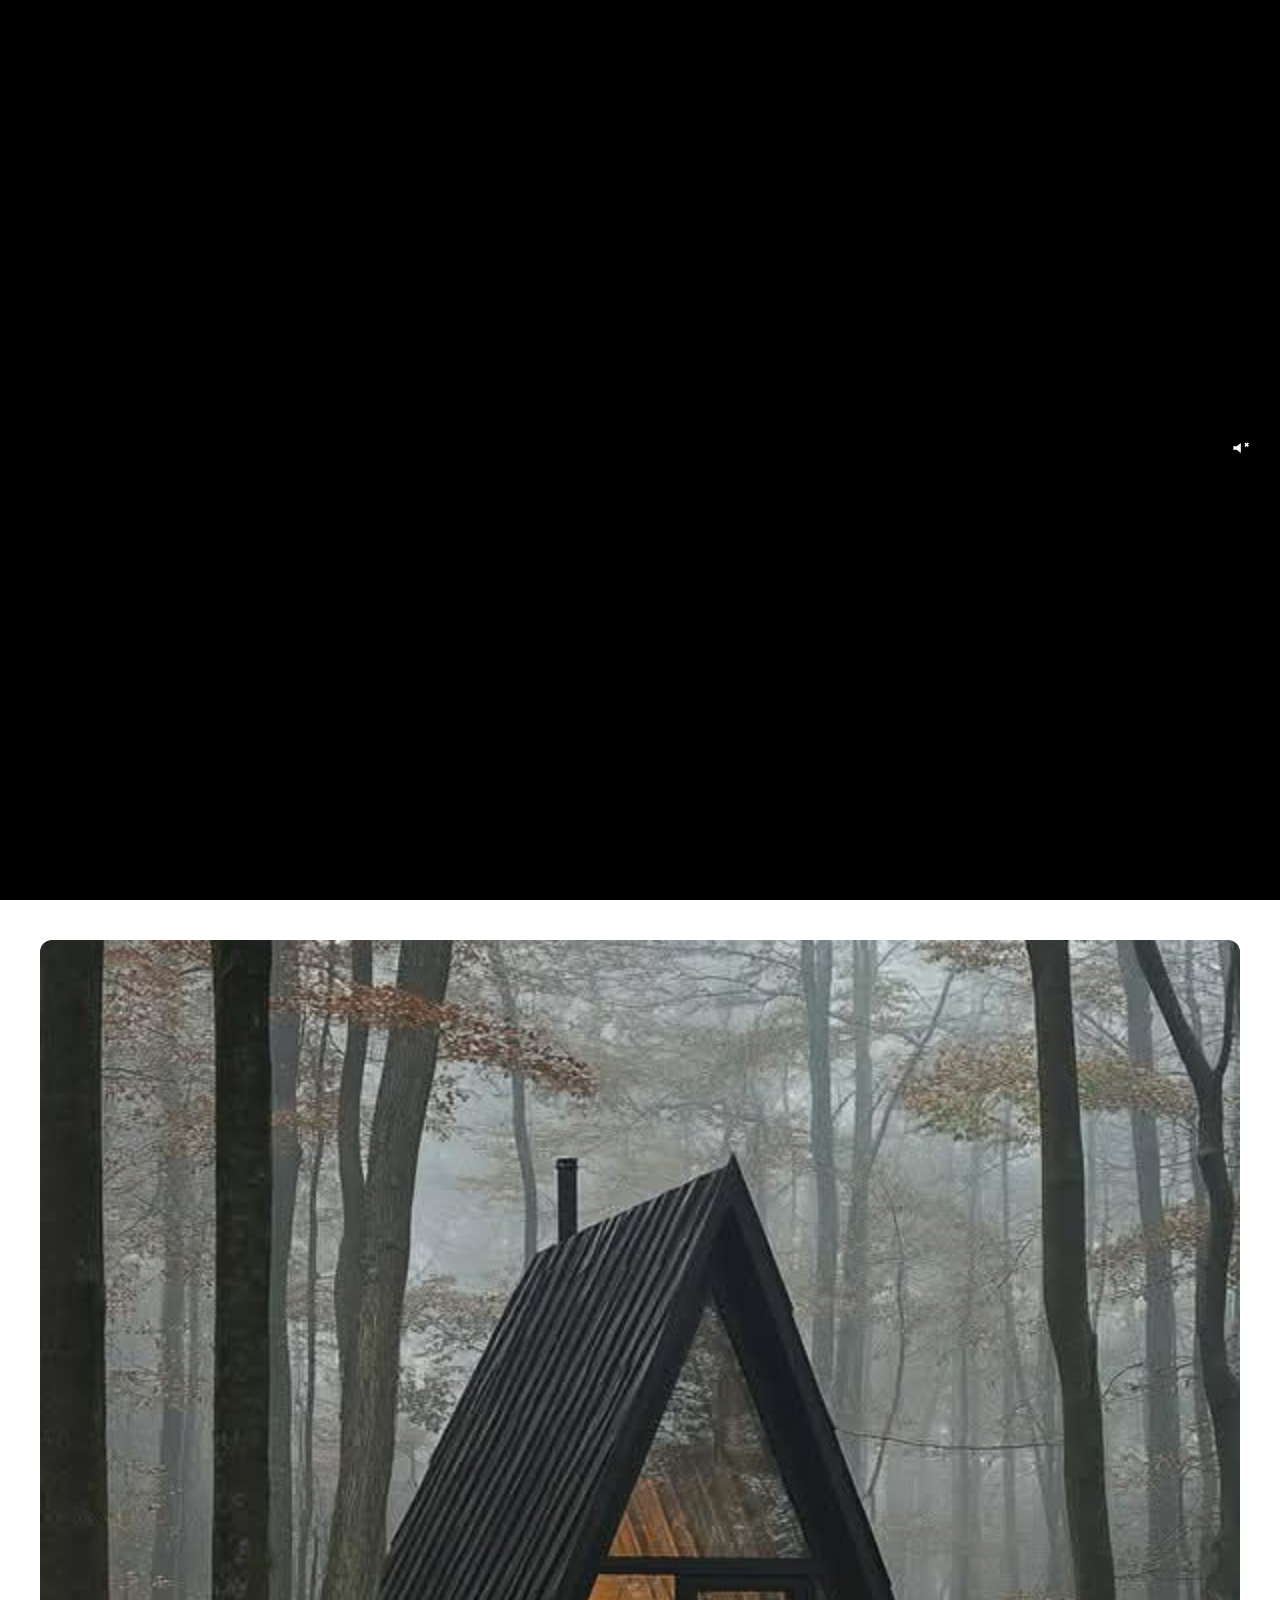
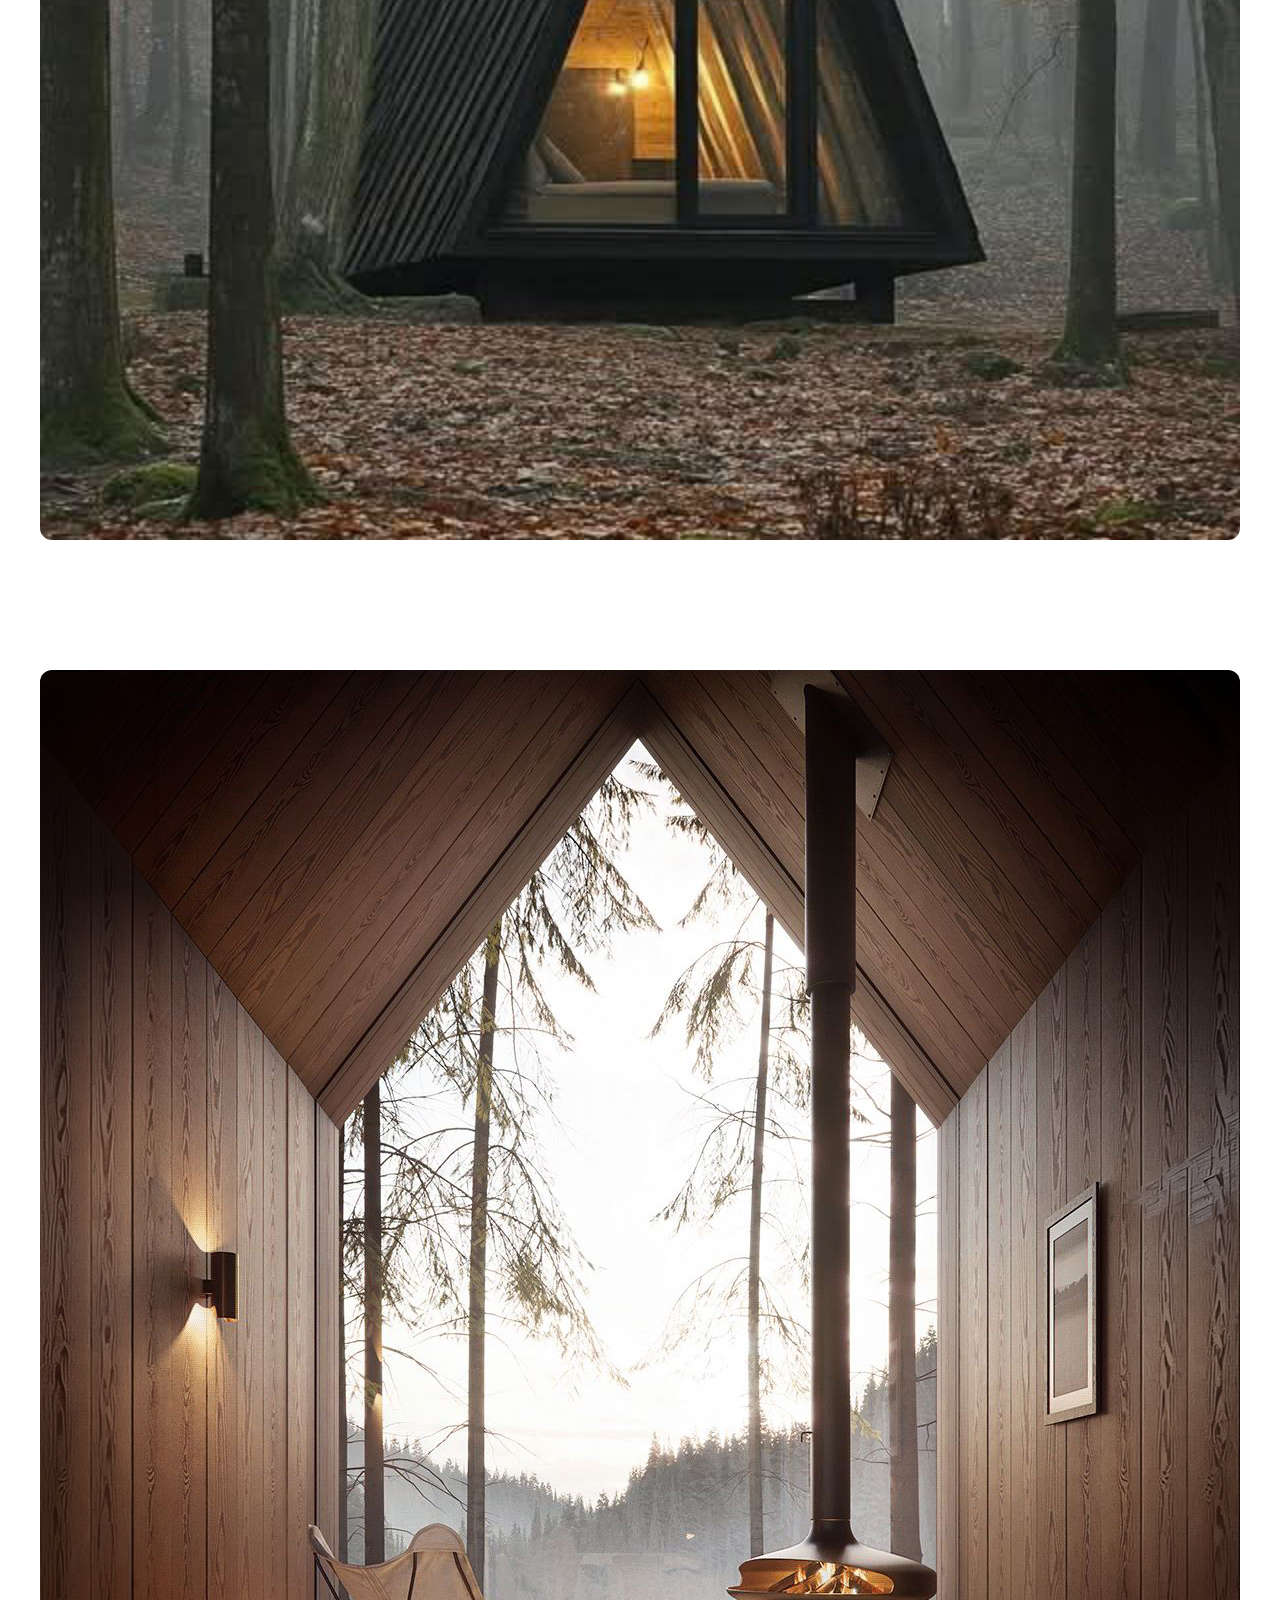
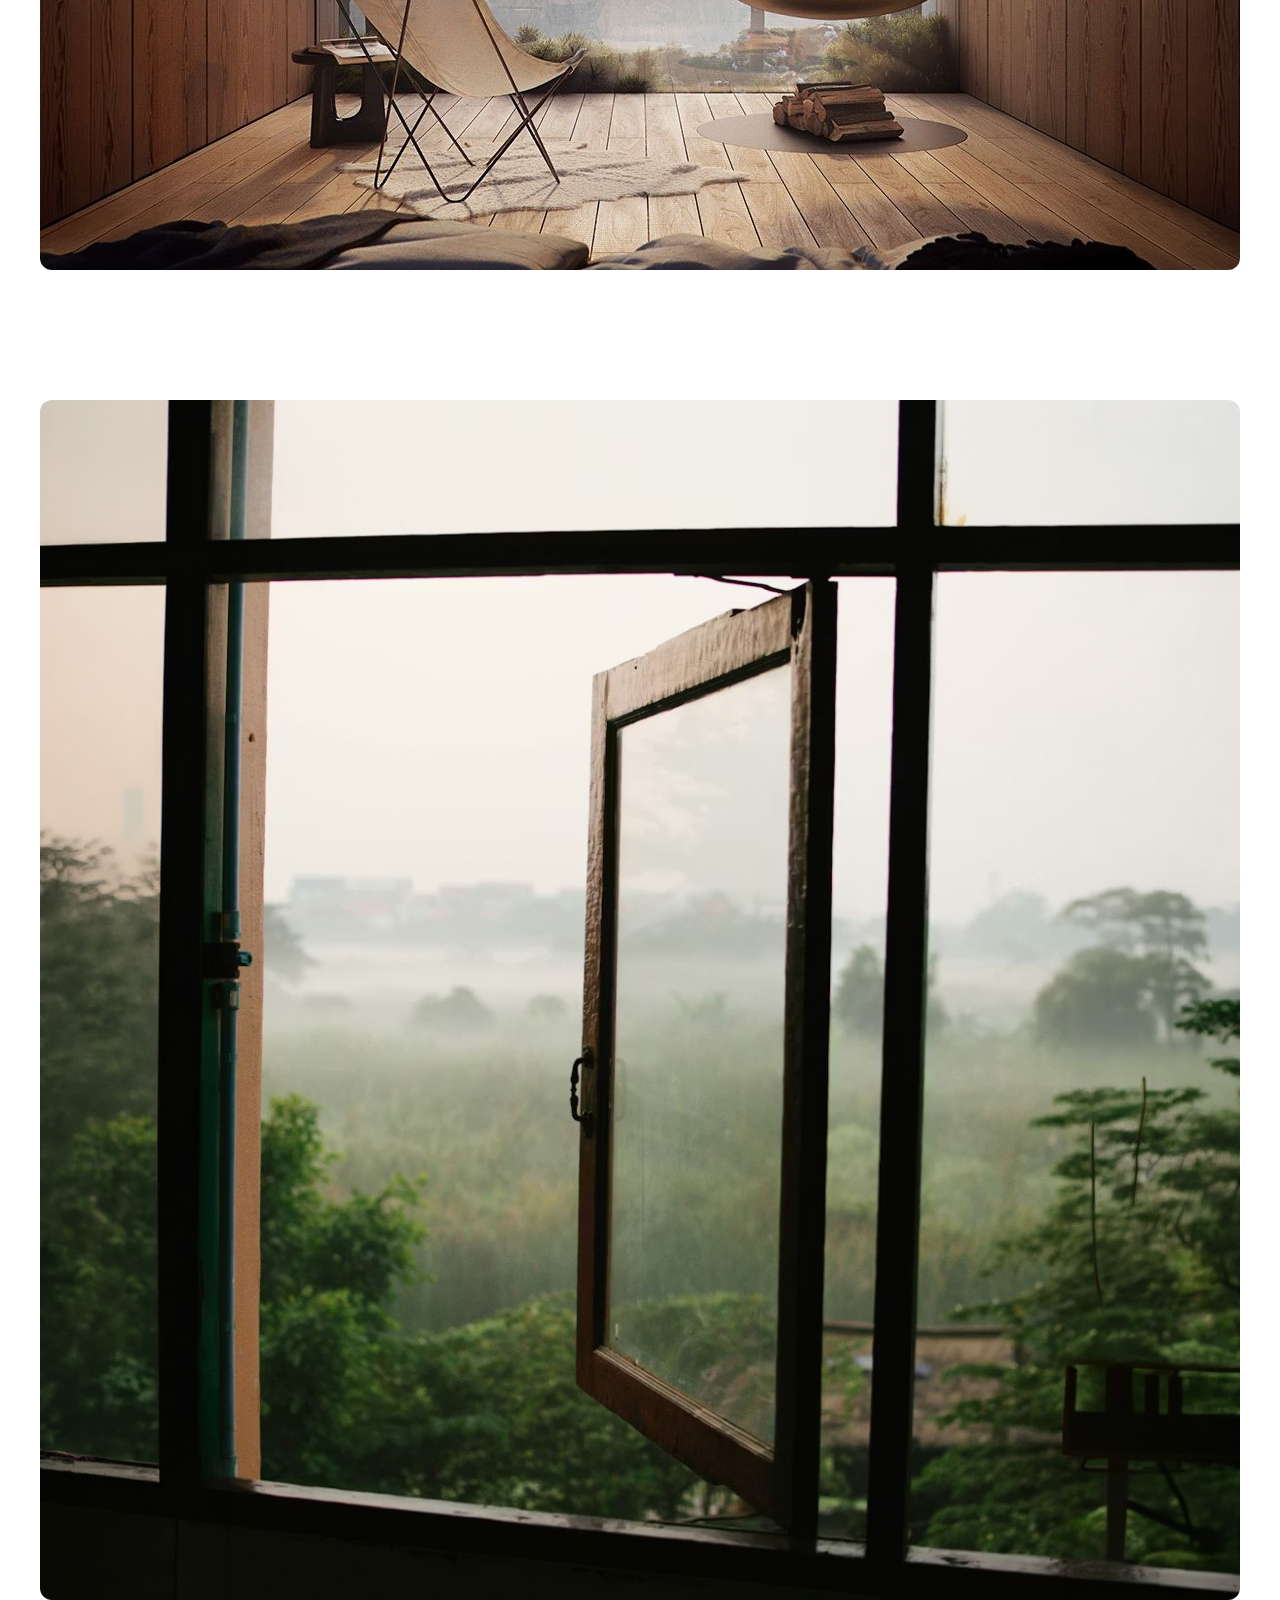
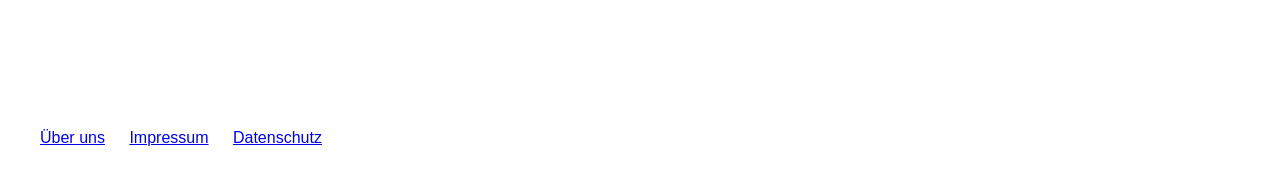
<file: index.html>
<!DOCTYPE html>
<html lang="de">
<head>
  <meta charset="UTF-8" />
  <meta name="viewport" content="width=device-width, initial-scale=1.0"/>
  <title>Umgebungen für Potenzialentfaltung und Gesundheit</title>
  <link rel="stylesheet" href="styles.css" />

  <style>
    body, html {
      margin: 0;
      padding: 0;
      overflow-x: hidden;
      font-family: Arial, sans-serif;
    }

    .hero-video {
      position: fixed;
      top: 0;
      left: 0;
      width: 100%;
      height: 100%;
      object-fit: cover;
      z-index: -1;
    }

    .sound-btn {
      position: fixed;
      top: 20px;
      right: 20px;
      z-index: 10;
      background: rgba(0,0,0,0.5);
      border: none;
      padding: 10px;
      cursor: pointer;
    }

    .content {
      position: relative;
      z-index: 2;
      margin-top: 100vh;
      background: white;
      padding: 40px;
    }

    .card {
      margin-bottom: 40px;
    }

    .card img {
      width: 100%;
      height: auto;
    }

    .footer-links {
      margin-top: 40px;
    }

    .footer-links a {
      margin-right: 20px;
    }
  </style>
</head>

<body>

<!-- SOUND BUTTON -->
<button id="soundToggle" class="sound-btn" aria-label="Sound aktivieren">

  <svg id="iconMuted" viewBox="0 0 24 24" width="20" height="20">
    <path d="M4 10v4h4l5 4V6l-5 4H4z" fill="white"/>
    <line x1="18" y1="6" x2="22" y2="10" stroke="white" stroke-width="2"/>
    <line x1="22" y1="6" x2="18" y2="10" stroke="white" stroke-width="2"/>
  </svg>

  <svg id="iconSound" viewBox="0 0 24 24" width="20" height="20" style="display:none;">
    <path d="M4 10v4h4l5 4V6l-5 4H4z" fill="white"/>
    <path d="M16 8c1.5 1.5 1.5 6.5 0 8" stroke="white" stroke-width="2" fill="none"/>
  </svg>

</button>

<!-- VIDEO -->
<video id="heroVideo" autoplay muted loop playsinline class="hero-video">
  <source src="video/hero2.mp4" type="video/mp4">
  Dein Browser unterstützt kein Video.
</video>

<!-- CONTENT -->
<section class="content">

  <div class="card">
    <img src="images/img1.jpg" alt="">
    <h2>Spatial Design Studio</h2>
    <p>Wir gestalten Räume für Menschen und Potenzialentfaltung.</p>
  </div>

  <div class="card">
    <img src="images/img2.jpg" alt="">
    <h2>Consulting</h2>
    <p>Strukturen und Umgebungen für echte Wirkung.</p>
  </div>

  <div class="card">
    <img src="images/img3.jpg" alt="">
    <h2>Shop</h2>
    <p>Produkte für bewusst gestaltete Räume.</p>
  </div>

  <div class="footer-links">
    <a href="#">Über uns</a>
    <a href="impressum.html">Impressum</a>
    <a href="#">Datenschutz</a>
  </div>

</section>

<script>
  const video = document.getElementById("heroVideo");
  const button = document.getElementById("soundToggle");
  const iconMuted = document.getElementById("iconMuted");
  const iconSound = document.getElementById("iconSound");

  button.addEventListener("click", () => {
    video.muted = !video.muted;

    if (video.muted) {
      iconMuted.style.display = "block";
      iconSound.style.display = "none";
    } else {
      iconMuted.style.display = "none";
      iconSound.style.display = "block";
      video.play();
    }
  });
</script>

</body>
</html>
</file>
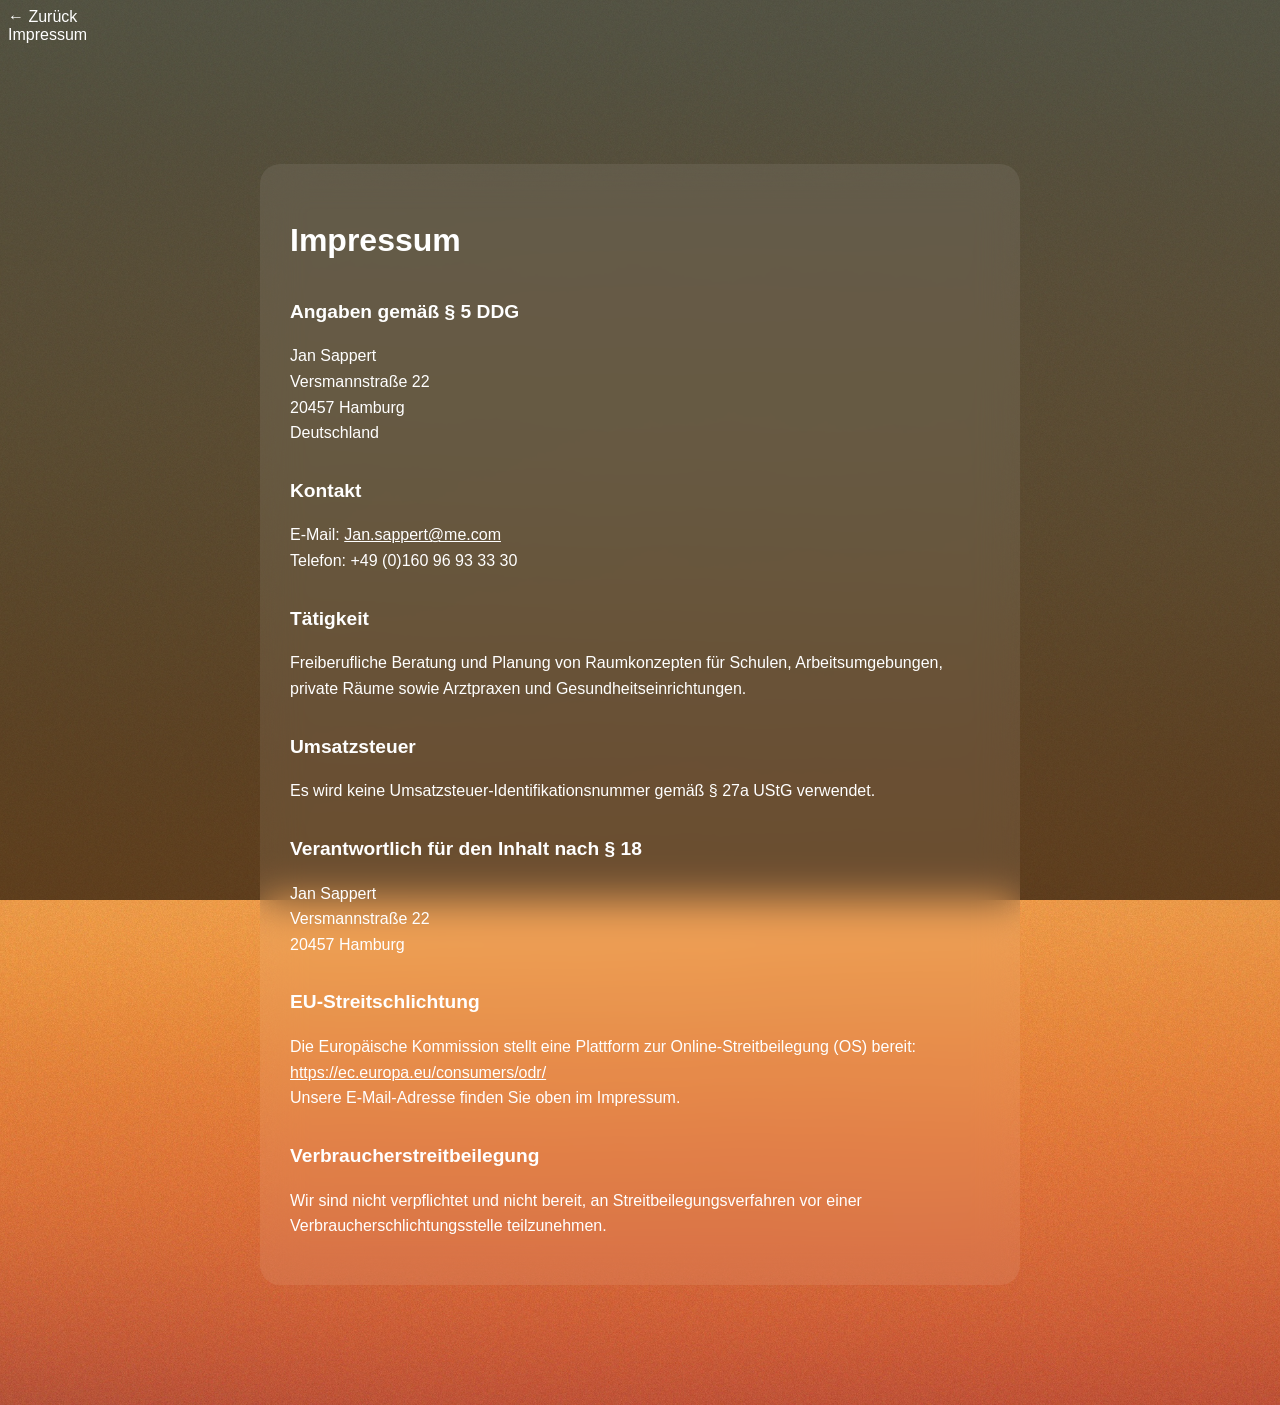
<file: impressum.html>
<!DOCTYPE html>
<html lang="de">
<head>
  <meta charset="UTF-8" />
  <meta name="viewport" content="width=device-width, initial-scale=1.0"/>
  <title>Impressum</title>
  <link rel="stylesheet" href="styles.css" />

  <style>
    /* Hintergrundbild statt Video */
    body {
      background: url('images/impressum-bg.jpg') no-repeat center center/cover;
      color: white;
    }

    /* Overlay für bessere Lesbarkeit */
    .overlay {
      position: fixed;
      top: 0;
      left: 0;
      width: 100%;
      height: 100%;
      background: rgba(0,0,0,0.6);
      z-index: -1;
    }

    /* Container */
    .impressum-container {
      max-width: 700px;
      margin: 120px auto;
      padding: 30px;

      background: rgba(255,255,255,0.08);
      backdrop-filter: blur(20px);

      border-radius: 20px;
      line-height: 1.6;
    }

    h1 {
      margin-bottom: 20px;
    }

    h2 {
      margin-top: 30px;
      font-size: 1.2rem;
    }

    a {
      color: white;
      text-decoration: underline;
    }
  </style>
</head>

<body>

  <div class="overlay"></div>

  <!-- NAV (optional gleich wie Startseite) -->
  <div class="nav">
    <div class="nav-bar">
      <a href="index.html" style="color:white; text-decoration:none;">
        ← Zurück
      </a>
      <div class="nav-title">Impressum</div>
    </div>
  </div>

  <!-- CONTENT -->
  <div class="impressum-container">

    <h1>Impressum</h1>

    <h2>Angaben gemäß § 5 DDG</h2>
    <p>
      Jan Sappert<br>
      Versmannstraße 22<br>
      20457 Hamburg<br>
      Deutschland
    </p>

    <h2>Kontakt</h2>
    <p>
      E-Mail: <a href="mailto:Jan.sappert@me.com">Jan.sappert@me.com</a><br>
      Telefon: +49 (0)160 96 93 33 30
    </p>

    <h2>Tätigkeit</h2>
    <p>
      Freiberufliche Beratung und Planung von Raumkonzepten für Schulen,
      Arbeitsumgebungen, private Räume sowie Arztpraxen und Gesundheitseinrichtungen.
    </p>

    <h2>Umsatzsteuer</h2>
    <p>
      Es wird keine Umsatzsteuer-Identifikationsnummer gemäß § 27a UStG verwendet.
    </p>

    <h2>Verantwortlich für den Inhalt nach § 18</h2>
    <p>
      Jan Sappert<br>
      Versmannstraße 22<br>
      20457 Hamburg
    </p>

    <h2>EU-Streitschlichtung</h2>
    <p>
      Die Europäische Kommission stellt eine Plattform zur Online-Streitbeilegung (OS) bereit:<br>
      <a href="https://ec.europa.eu/consumers/odr/" target="_blank">
        https://ec.europa.eu/consumers/odr/
      </a><br>
      Unsere E-Mail-Adresse finden Sie oben im Impressum.
    </p>

    <h2>Verbraucherstreitbeilegung</h2>
    <p>
      Wir sind nicht verpflichtet und nicht bereit, an Streitbeilegungsverfahren vor einer
      Verbraucherschlichtungsstelle teilzunehmen.
    </p>

  </div>

</body>
</html>
</file>
<file: styles.css>
<!DOCTYPE html>
<html lang="de">
<head>
  <meta charset="UTF-8">
  <meta name="viewport" content="width=device-width, initial-scale=1.0">
  <title>Mindful Places</title>

  <style>
    * {
      margin: 0;
      padding: 0;
      box-sizing: border-box;
    }

    body {
      font-family: Arial, sans-serif;
      background: black;
      color: white;
    }

    /* VIDEO */
    .hero-video {
      position: fixed;
      top: 0;
      left: 0;
      width: 100%;
      height: 100%;
      object-fit: cover;
      z-index: 0;
    }

    /* SOUND BUTTON */
    .sound-btn {
      position: fixed;
      bottom: 20px;
      right: 20px;
      z-index: 10;
      background: rgba(255,255,255,0.2);
      border: none;
      padding: 12px;
      border-radius: 50%;
      font-size: 18px;
      cursor: pointer;
    }

    /* CONTENT */
    .content {
      margin-top: 100vh;
      background: rgba(0,0,0,0.6);
      padding: 30px;
      position: relative;
      z-index: 2;
    }

    .card {
      margin-bottom: 40px;
    }

    .card img {
      width: 100%;
      border-radius: 12px;
    }
  </style>
</head>

<body>

<!-- VIDEO -->
<video id="heroVideo" autoplay muted loop playsinline class="hero-video"></video>

<!-- SOUND BUTTON -->
<button id="soundToggle" class="sound-btn">🔇</button>

<!-- CONTENT -->
<div class="content">

  <div class="card">
    <img src="images/img1.jpg" alt="">
    <h2>Spatial Design Studio</h2>
  </div>

  <div class="card">
    <img src="images/img2.jpg" alt="">
    <h2>Consulting</h2>
  </div>

  <div class="card">
    <img src="images/img3.jpg" alt="">
    <h2>Shop</h2>
  </div>

</div>

<script>
const video = document.getElementById("heroVideo");
const button = document.getElementById("soundToggle");

// 🔥 STABILE VIDEO-LOGIK
function setVideo() {
  const isPortrait = window.innerHeight > window.innerWidth;
  const src = isPortrait ? "video/hero.mp4" : "video/hero2.mp4";

  if (!video.src.includes(src)) {
    video.src = src;
    video.load();
    video.play().catch(() => {});
  }
}

// Initial
setVideo();

// Nur bei Drehung neu setzen (kein iPhone Bug)
window.addEventListener("orientationchange", setVideo);

// 🔊 SOUND
button.addEventListener("click", () => {
  video.muted = !video.muted;

  if (video.muted) {
    button.textContent = "🔇";
  } else {
    button.textContent = "🔊";
    video.play().catch(() => {});
  }
});
</script>

</body>
</html>
</file>
